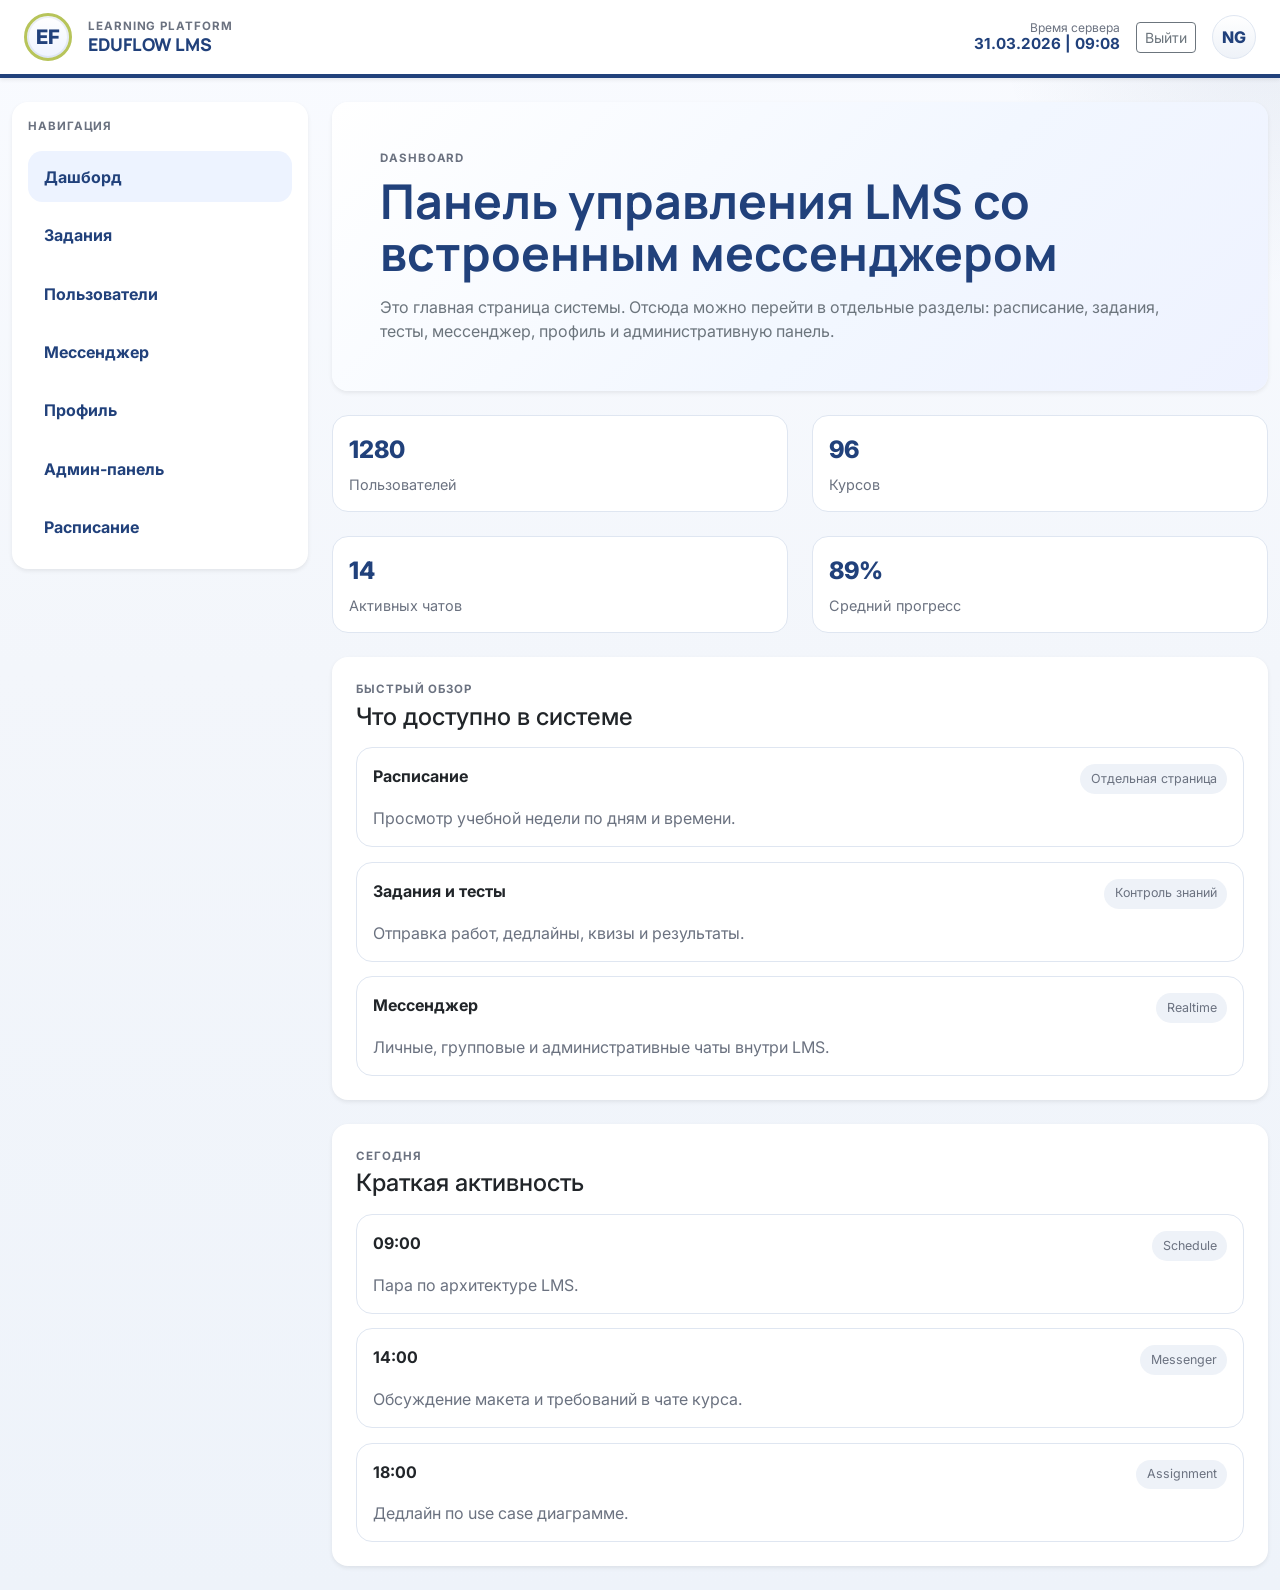
<file: index.html>
<!DOCTYPE html>
<html lang="ru">
<head>
  <meta charset="UTF-8">
  <meta name="viewport" content="width=device-width, initial-scale=1.0">
  <title>EduFlow LMS - Dashboard</title>
  <link rel="preconnect" href="https://fonts.googleapis.com">
  <link rel="preconnect" href="https://fonts.gstatic.com" crossorigin>
  <link href="https://fonts.googleapis.com/css2?family=Inter:wght@400;500;600;700;800&family=Manrope:wght@500;700;800&display=swap" rel="stylesheet">
  <link href="https://cdn.jsdelivr.net/npm/bootstrap@5.3.3/dist/css/bootstrap.min.css" rel="stylesheet">
  <link href="https://cdn.jsdelivr.net/npm/bootstrap-icons@1.11.3/font/bootstrap-icons.min.css" rel="stylesheet">
  <link rel="stylesheet" href="styles.css">
</head>
<body data-protected-page="true">
  <nav class="navbar navbar-light bg-white border-bottom shadow-sm sticky-top app-navbar">
    <div class="container-fluid px-3 px-lg-4">
      <a class="navbar-brand d-flex align-items-center gap-3 me-4" href="/dashboard">
        <span class="brand-mark">EF</span>
        <span class="brand-copy">
          <span class="brand-kicker">Learning Platform</span>
          <span class="brand-title">EduFlow LMS</span>
        </span>
      </a>

      <div class="d-flex align-items-center gap-2 gap-lg-3 ms-auto topbar-meta">
        <div class="topbar-time d-none d-md-grid">
          <span>Время сервера</span>
          <strong>31.03.2026 | 09:08</strong>
        </div>

        <button class="btn btn-outline-secondary btn-sm" type="button" data-logout-button>Выйти</button>
        <div class="topbar-avatar" data-user-avatar>NG</div>
      </div>
    </div>
  </nav>

  <div class="container-fluid py-4 app-page">
    <div class="row g-4">
      <aside class="col-12 col-xl-3">
        <div class="d-grid gap-4 sidebar-stack">
          <section class="card shadow-sm border-0">
            <div class="card-body">
              <p class="section-label mb-3">Навигация</p>
              <nav class="main-nav">
                <a href="/dashboard" class="nav-link active">Дашборд</a>
                <a href="/assignments" class="nav-link">Задания</a>
                <a href="/directory" class="nav-link">Пользователи</a>
                <a href="/messenger" class="nav-link">Мессенджер</a>
                <a href="/profile" class="nav-link">Профиль</a>
                <a href="/admin" class="nav-link">Админ-панель</a>
                <a href="/schedule" class="nav-link">Расписание</a>
              </nav>
            </div>
          </section>
        </div>
      </aside>

      <main class="col-12 col-xl-9">
        <div class="d-grid gap-4">
          <section class="card border-0 shadow-sm hero-card">
            <div class="card-body p-4 p-xl-5">
              <p class="section-label mb-2">Dashboard</p>
              <h1 class="display-5 fw-bold mb-3 hero-title">Панель управления LMS со встроенным мессенджером</h1>
              <p class="text-secondary mb-0 hero-copy">
                Это главная страница системы. Отсюда можно перейти в отдельные разделы: расписание, задания,
                тесты, мессенджер, профиль и административную панель.
              </p>
            </div>
          </section>

          <div class="row g-4">
            <div class="col-12 col-md-6 col-xxl-3">
              <div class="stat-card h-100">
                <span>1280</span>
                <p>Пользователей</p>
              </div>
            </div>
            <div class="col-12 col-md-6 col-xxl-3">
              <div class="stat-card h-100">
                <span>96</span>
                <p>Курсов</p>
              </div>
            </div>
            <div class="col-12 col-md-6 col-xxl-3">
              <div class="stat-card h-100">
                <span>14</span>
                <p>Активных чатов</p>
              </div>
            </div>
            <div class="col-12 col-md-6 col-xxl-3">
              <div class="stat-card h-100">
                <span>89%</span>
                <p>Средний прогресс</p>
              </div>
            </div>
          </div>

          <div class="row g-4">
            <div class="col-12 col-xxl-6">
              <section class="card border-0 shadow-sm h-100">
                <div class="card-body p-4">
                  <p class="section-label mb-1">Быстрый обзор</p>
                  <h3 class="h4 mb-3">Что доступно в системе</h3>
                  <div class="assignment-list">
                    <article class="assignment-card">
                      <div class="assignment-card-header">
                        <strong>Расписание</strong>
                        <span class="course-tag">Отдельная страница</span>
                      </div>
                      <p>Просмотр учебной недели по дням и времени.</p>
                    </article>
                    <article class="assignment-card">
                      <div class="assignment-card-header">
                        <strong>Задания и тесты</strong>
                        <span class="course-tag">Контроль знаний</span>
                      </div>
                      <p>Отправка работ, дедлайны, квизы и результаты.</p>
                    </article>
                    <article class="assignment-card">
                      <div class="assignment-card-header">
                        <strong>Мессенджер</strong>
                        <span class="course-tag">Realtime</span>
                      </div>
                      <p>Личные, групповые и административные чаты внутри LMS.</p>
                    </article>
                  </div>
                </div>
              </section>
            </div>

            <div class="col-12 col-xxl-6">
              <section class="card border-0 shadow-sm h-100">
                <div class="card-body p-4">
                  <p class="section-label mb-1">Сегодня</p>
                  <h3 class="h4 mb-3">Краткая активность</h3>
                  <div class="assignment-list">
                    <article class="assignment-card">
                      <div class="assignment-card-header">
                        <strong>09:00</strong>
                        <span class="course-tag">Schedule</span>
                      </div>
                      <p>Пара по архитектуре LMS.</p>
                    </article>
                    <article class="assignment-card">
                      <div class="assignment-card-header">
                        <strong>14:00</strong>
                        <span class="course-tag">Messenger</span>
                      </div>
                      <p>Обсуждение макета и требований в чате курса.</p>
                    </article>
                    <article class="assignment-card">
                      <div class="assignment-card-header">
                        <strong>18:00</strong>
                        <span class="course-tag">Assignment</span>
                      </div>
                      <p>Дедлайн по use case диаграмме.</p>
                    </article>
                  </div>
                </div>
              </section>
            </div>
          </div>
        </div>
      </main>
    </div>
  </div>

  <script type="module" src="/site.js"></script>
</body>
</html>
</file>
<file: styles.css>
:root {
  --app-bg: #f3f6fb;
  --app-surface: #ffffff;
  --app-border: #dfe6f1;
  --app-primary: #21417b;
  --app-primary-soft: #edf3ff;
  --app-accent: #f28c28;
  --app-success: #198754;
  --app-muted: #6b7280;
  --app-text: #1f2937;
  --app-shadow: 0 14px 32px rgba(25, 42, 70, 0.08);
  --app-radius: 1rem;
}

* {
  box-sizing: border-box;
}

html {
  scroll-behavior: smooth;
}

body {
  min-height: 100vh;
  margin: 0;
  font-family: "Inter", sans-serif;
  color: var(--app-text);
  background:
    radial-gradient(circle at top right, rgba(33, 65, 123, 0.08), transparent 18rem),
    linear-gradient(180deg, #f9fbff 0%, var(--app-bg) 42%, #eef3fa 100%);
}

.login-page {
  display: grid;
  place-items: center;
  padding: 2rem;
}

.login-shell {
  width: min(100%, 72rem);
}

.login-card {
  display: grid;
  gap: 1.75rem;
  padding: clamp(1.5rem, 2vw, 2.5rem);
  border-radius: 1.5rem;
  background: rgba(255, 255, 255, 0.96);
  border: 1px solid rgba(223, 230, 241, 0.95);
}

.login-brand {
  display: flex;
  align-items: center;
  gap: 1rem;
}

.login-title {
  margin: 0;
  font-family: "Manrope", sans-serif;
  font-size: clamp(2rem, 4vw, 3.25rem);
  font-weight: 800;
  color: var(--app-primary);
}

.login-subtitle {
  margin: 0.75rem 0 0;
  max-width: 42rem;
  color: var(--app-muted);
  font-size: 1rem;
}

.login-form {
  display: grid;
  gap: 1rem;
  max-width: 30rem;
}

.login-error {
  margin: 0;
  color: #b42318;
  font-size: 0.95rem;
  font-weight: 600;
}

.login-hints {
  display: grid;
  grid-template-columns: repeat(auto-fit, minmax(13rem, 1fr));
  gap: 1rem;
}

.login-hint {
  display: grid;
  gap: 0.35rem;
  padding: 1rem 1.1rem;
  border-radius: 1rem;
  background: var(--app-primary-soft);
  border: 1px solid var(--app-border);
}

.login-hint strong {
  color: var(--app-primary);
}

.login-hint span {
  color: var(--app-muted);
  font-size: 0.95rem;
}

.app-navbar {
  background: rgba(255, 255, 255, 0.97) !important;
  border-bottom: 4px solid var(--app-primary) !important;
}

.navbar-brand {
  min-width: 15rem;
}

.brand-mark,
.avatar {
  width: 3rem;
  height: 3rem;
  display: grid;
  place-items: center;
  border-radius: 50%;
  font-weight: 800;
}

.brand-mark {
  color: var(--app-primary);
  background: linear-gradient(180deg, #ffffff, #eef3ff);
  border: 3px solid #b7c45a;
  box-shadow: inset 0 0 0 2px rgba(33, 65, 123, 0.08);
}

.brand-copy {
  display: grid;
  line-height: 1.15;
}

.brand-kicker,
.section-label {
  color: var(--app-muted);
  text-transform: uppercase;
  letter-spacing: 0.08em;
  font-size: 0.72rem;
  font-weight: 700;
}

.brand-title {
  color: var(--app-primary);
  font-family: "Manrope", sans-serif;
  font-size: 1.1rem;
  font-weight: 800;
  text-transform: uppercase;
}

.main-nav {
  display: grid;
  gap: 0.45rem;
}

.main-nav .nav-link {
  display: flex;
  align-items: center;
  border-radius: 0.9rem;
  padding: 0.85rem 1rem;
  padding-right: 2rem;
  color: var(--app-primary);
  font-weight: 700;
  transition: 0.2s ease;
  position: relative;
}

.nav-deadline-dot {
  width: 0.62rem;
  height: 0.62rem;
  border-radius: 999px;
  background: #dc3545;
  position: absolute;
  right: 0.95rem;
  top: 50%;
  transform: translateY(-50%);
  box-shadow: 0 0 0 2px #fff;
}

.main-nav .nav-link.active,
.main-nav .nav-link:hover {
  color: var(--app-primary);
  background: var(--app-primary-soft);
}

.topbar-meta {
  flex-wrap: nowrap;
}

.topbar-time {
  line-height: 1.2;
  text-align: right;
}

.topbar-time span {
  display: block;
  color: var(--app-muted);
  font-size: 0.75rem;
}

.topbar-time strong {
  color: var(--app-primary);
  font-size: 0.95rem;
}

.topbar-avatar {
  width: 2.75rem;
  height: 2.75rem;
  display: grid;
  place-items: center;
  border-radius: 50%;
  border: 1px solid var(--app-border);
  background: linear-gradient(180deg, #ffffff, #eef2f8);
  color: var(--app-primary);
  font-weight: 800;
}

.notification-list,
.course-list,
.module-list,
.assignment-list,
.chat-list,
.message-history,
.builder-question-list,
.option-builder-list,
.moderation-list {
  display: grid;
  gap: 0.9rem;
}

.app-page {
  max-width: 1800px;
}

.sidebar-stack {
  position: sticky;
  top: 6rem;
}

.card {
  border-radius: var(--app-radius) !important;
}

.subject-activities-modal {
  position: fixed;
  inset: 0;
  z-index: 1200;
}

.subject-activities-backdrop {
  position: absolute;
  inset: 0;
  background: rgba(15, 23, 42, 0.42);
}

.subject-activities-dialog {
  position: relative;
  width: min(920px, calc(100vw - 2rem));
  max-height: calc(100vh - 2rem);
  margin: 1rem auto;
  border-radius: 1rem;
  background: #fff;
  box-shadow: var(--app-shadow);
  border: 1px solid var(--app-border);
  display: flex;
  flex-direction: column;
}

.subject-activities-header {
  display: flex;
  align-items: center;
  justify-content: space-between;
  gap: 1rem;
  padding: 1rem 1.25rem;
  border-bottom: 1px solid var(--app-border);
}

.subject-activities-content {
  padding: 1rem 1.25rem 1.25rem;
  overflow: auto;
  display: grid;
  gap: 0.9rem;
}

.hero-card {
  background: linear-gradient(135deg, #ffffff 0%, #f2f7ff 58%, #eef2ff 100%);
}

.hero-title {
  font-family: "Manrope", sans-serif;
  color: var(--app-primary);
  line-height: 1.08;
}

.hero-copy {
  font-size: 1rem;
  max-width: 50rem;
}

.stat-card,
.admin-box,
.progress-blocks > div {
  height: 100%;
  padding: 1rem;
  border-radius: 1rem;
  background: #fff;
  border: 1px solid var(--app-border);
  box-shadow: inset 0 0 0 1px rgba(255, 255, 255, 0.65);
}

.stat-card span,
.admin-box span,
.progress-blocks > div span {
  display: block;
  color: var(--app-primary);
  font-size: 1.5rem;
  font-weight: 800;
}

.stat-card p,
.admin-box p,
.progress-blocks > div p {
  margin: 0.35rem 0 0;
  color: var(--app-muted);
  font-size: 0.9rem;
}

.panel-header,
.builder-header,
.builder-preview-header,
.builder-actions,
.chat-window-header,
.message-form,
.messenger-actions,
.course-card-top,
.course-card-meta,
.assignment-card-header,
.chat-item-top,
.message-meta,
.notification-item,
.profile-card {
  display: flex;
  gap: 0.75rem;
}

.panel-header,
.builder-header,
.builder-preview-header,
.chat-window-header,
.course-card-top,
.course-card-meta,
.assignment-card-header,
.chat-item-top,
.message-meta,
.notification-item {
  justify-content: space-between;
}

.panel-header,
.builder-header,
.builder-preview-header,
.chat-window-header,
.profile-card {
  align-items: center;
}

.primary-button,
.ghost-button {
  border: 0;
  border-radius: 999px;
  padding: 0.72rem 1rem;
  font-weight: 700;
  transition: 0.2s ease;
}

.primary-button {
  background: var(--app-primary);
  color: #fff;
}

.ghost-button {
  background: var(--app-primary-soft);
  color: var(--app-primary);
}

.primary-button:hover,
.ghost-button:hover {
  transform: translateY(-1px);
}

.course-card,
.module-card,
.assignment-card,
.notification-item,
.chat-item,
.message,
.moderation-item,
.question-card,
.option-row {
  padding: 1rem;
  border-radius: 1rem;
  background: #fff;
  border: 1px solid var(--app-border);
}

.course-card,
.module-card,
.assignment-card,
.question-card {
  display: grid;
  gap: 0.75rem;
}

.course-tag {
  display: inline-flex;
  align-items: center;
  padding: 0.35rem 0.65rem;
  border-radius: 999px;
  background: #eef2f8;
  color: var(--app-muted);
  font-size: 0.78rem;
}

.assignment-teacher-panel {
  padding: 1.25rem;
  border-radius: 1rem;
  border: 1px solid var(--app-border);
  background: linear-gradient(180deg, #f8fbff 0%, #ffffff 100%);
}

.assignment-teacher-header {
  display: flex;
  align-items: center;
  justify-content: space-between;
  gap: 1rem;
}

.assignment-actions {
  display: flex;
  align-items: center;
  gap: 0.75rem;
  flex-wrap: wrap;
}

.assignment-empty-state {
  padding: 1rem 1.1rem;
  border: 1px dashed var(--app-border);
  border-radius: 1rem;
  color: var(--app-muted);
  background: rgba(255, 255, 255, 0.7);
}

.submission-upload-form {
  padding-top: 0.25rem;
}

.submission-list {
  display: grid;
  gap: 0.6rem;
}

.submission-row {
  display: flex;
  align-items: center;
  justify-content: space-between;
  gap: 0.75rem;
  padding: 0.7rem 0.8rem;
  border: 1px solid var(--app-border);
  border-radius: 0.75rem;
  background: #fff;
}

.submission-meta {
  margin: 0;
  color: var(--app-muted);
  font-size: 0.9rem;
}

.lesson-view {
  margin-top: 1rem;
  padding: 1.1rem;
  border-radius: 1rem;
  background: linear-gradient(135deg, #1d3768, #2e5fae);
  color: #fff;
}

.lesson-view p {
  color: rgba(255, 255, 255, 0.82);
}

.lesson-meta {
  display: flex;
  flex-wrap: wrap;
  gap: 0.5rem;
}

.lesson-meta span {
  padding: 0.45rem 0.75rem;
  border-radius: 999px;
  background: rgba(255, 255, 255, 0.14);
  font-size: 0.85rem;
}

.quiz-stack,
.quiz-builder,
.builder-form {
  display: grid;
  gap: 1rem;
}

.quiz-choice {
  display: flex;
  gap: 0.6rem;
  align-items: center;
  padding: 0.85rem 1rem;
  border-radius: 0.9rem;
  background: #f7f9fc;
  border: 1px solid var(--app-border);
}

.builder-grid {
  display: grid;
  gap: 0.75rem;
  grid-template-columns: repeat(2, minmax(0, 1fr));
}

.builder-preview {
  padding: 1rem;
  border-radius: 1rem;
  background: #f6f9ff;
  border: 1px solid var(--app-border);
}

.builder-message,
.quiz-result {
  min-height: 1.4rem;
  margin: 0;
  font-size: 0.92rem;
}

.option-row {
  display: flex;
  flex-wrap: wrap;
  align-items: center;
  gap: 0.75rem;
}

.option-row input[type="text"] {
  flex: 1 1 14rem;
}

.option-row label {
  display: flex;
  align-items: center;
  gap: 0.45rem;
  color: var(--app-muted);
}

.messenger-actions {
  align-items: center;
}

.messenger-layout {
  display: grid;
  grid-template-columns: 320px minmax(0, 1fr);
  gap: 1rem;
}

.chat-list,
.message-history {
  max-height: 32rem;
  overflow: auto;
}

.chat-item {
  cursor: pointer;
}

.chat-item.active {
  border-color: rgba(33, 65, 123, 0.35);
  background: #f5f8ff;
}

.chat-window {
  display: grid;
  grid-template-rows: auto 1fr auto;
  gap: 1rem;
}

.messenger-page .app-page {
  min-height: auto;
}

.messenger-page .app-page > .row {
  min-height: auto;
}

.messenger-main {
  display: flex;
}

.messenger-panel {
  width: 100%;
  height: clamp(460px, 68vh, 620px);
}

.messenger-panel-body {
  height: 100%;
  display: grid;
  grid-template-rows: auto 1fr;
}

.messenger-page .messenger-layout {
  grid-template-columns: 300px minmax(0, 1fr);
  grid-template-rows: minmax(0, 1fr);
  height: 100%;
  min-height: 0;
  margin-top: 0.75rem !important;
}

.messenger-page .chat-sidebar {
  display: grid;
  grid-template-rows: auto minmax(0, 1fr);
  min-height: 0;
}

.messenger-chat-label {
  margin: 0;
  margin-bottom: 0.65rem;
}

.messenger-page .chat-list {
  display: grid;
  gap: 0.65rem;
  align-content: start;
  grid-auto-rows: max-content;
  overflow-y: auto;
  overflow-x: hidden;
  max-height: none;
  min-height: 0;
  padding-right: 0.2rem;
}

.messenger-page .chat-item {
  min-width: 0;
  max-width: none;
  padding: 0.75rem 0.85rem;
}

.messenger-page .chat-window {
  height: 100%;
  min-height: 0;
}

.messenger-page .message-history {
  max-height: none;
  min-height: 0;
  display: flex;
  flex-direction: column;
  align-content: flex-start;
  gap: 0.75rem;
}

@media (max-width: 1199.98px) {
  .messenger-page .messenger-layout {
    grid-template-columns: minmax(0, 1fr);
    grid-template-rows: auto minmax(0, 1fr);
  }

  .messenger-page .chat-list {
    max-height: 16rem;
  }
}

.typing-indicator {
  color: var(--app-primary);
  opacity: 0;
  transition: opacity 0.2s ease;
}

.typing-indicator.visible {
  opacity: 1;
}

.message {
  align-self: flex-start;
  width: fit-content;
  max-width: min(75%, 56ch);
}

.message.outgoing {
  align-self: flex-end;
  margin-left: 0;
  background: linear-gradient(135deg, var(--app-primary), #3866b8);
  color: #fff;
}

.message.outgoing .message-time,
.message.outgoing .message-state {
  color: rgba(255, 255, 255, 0.8);
}

.message-form {
  align-items: flex-end;
}

.message-input {
  min-height: 2.75rem;
  max-height: 10rem;
  resize: none;
  overflow-y: auto;
}

.message p,
.notification-item p,
.assignment-card p,
.chat-subtitle,
#profileRole,
#profileBio,
.moderation-item p,
.question-card p,
.question-card li {
  margin: 0;
  color: var(--app-muted);
}

.message p {
  color: #1f2937;
  font-size: 1rem;
  line-height: 1.45;
  white-space: pre-wrap;
  overflow-wrap: anywhere;
  word-break: break-word;
}

.message.outgoing p {
  color: #fff;
}

.message-meta {
  opacity: 0.56;
  font-size: 0.8rem;
}

.directory-card {
  position: relative;
  padding-right: 3.5rem;
  padding-bottom: 1.9rem;
  padding-top: 0.75rem;
  padding-inline: 0.85rem 3.5rem;
  gap: 0.45rem;
}

.directory-card p {
  margin: 0;
  line-height: 1.25;
}

.directory-chat-button {
  position: absolute;
  right: 0.9rem;
  bottom: 0.9rem;
  width: 1.95rem;
  height: 1.95rem;
  display: grid;
  place-items: center;
  border-radius: 999px;
  border: 1px solid #c9d6ea;
  color: var(--app-primary);
  background: #f6f9ff;
  text-decoration: none;
  font-size: 0.9rem;
  line-height: 1;
}

.directory-chat-button:hover {
  color: var(--app-primary);
  background: #ecf3ff;
  border-color: #afc4e8;
}

.directory-chat-button.inline {
  position: static;
}

.directory-actions-row {
  display: inline-flex;
  align-items: center;
  gap: 0.55rem;
}

.directory-name-with-status {
  display: inline-flex;
  align-items: center;
  gap: 0.5rem;
}

.directory-online-dot {
  width: 0.6rem;
  height: 0.6rem;
  border-radius: 999px;
  display: inline-block;
  flex-shrink: 0;
}

.directory-online-dot.online {
  background: #22c55e;
}

.directory-online-dot.offline {
  background: #9ca3af;
}

.subject-metric-pill {
  display: inline-flex;
  min-width: 2.3rem;
  justify-content: center;
  align-items: center;
  padding: 0.2rem 0.55rem;
  border: 1px solid #b8c9e7;
  border-radius: 0.55rem;
  background: #f8fbff;
  color: #27437a;
  font-weight: 600;
  line-height: 1.1;
}

.subject-metric-pill-button {
  cursor: pointer;
}

.subject-metric-pill.nb-warning {
  background: #fff7db;
  border-color: #f3cf64;
  color: #7a5a00;
}

.subject-metric-pill.nb-danger {
  background: #ffeceb;
  border-color: #f2a8a3;
  color: #b42318;
}

.profile-attendance-alert {
  color: #b42318;
  font-weight: 700;
}

.profile-card {
  margin-bottom: 1rem;
  align-items: center;
}

.student-info-head {
  display: flex;
  align-items: center;
  gap: 0.85rem;
  padding-bottom: 0.9rem;
  border-bottom: 1px solid var(--app-border);
}

.student-info-head i {
  font-size: 1.55rem;
  color: #4b6ff6;
}

.student-info-head h2 {
  margin: 0;
  color: #22335b;
  font-family: "Manrope", sans-serif;
  font-size: 2rem;
  font-weight: 800;
}

.student-info-grid {
  display: grid;
  gap: 0;
}

.student-info-row {
  display: grid;
  grid-template-columns: repeat(2, minmax(0, 1fr));
  gap: 2rem;
  padding: 1.5rem 0;
  border-bottom: 1px solid var(--app-border);
}

.student-info-row:last-child {
  border-bottom: none;
}

.student-info-item {
  display: flex;
  align-items: baseline;
  gap: 0.55rem;
  flex-wrap: wrap;
}

.student-info-item-full {
  grid-column: 1 / -1;
}

.student-info-label {
  color: #6b7d98;
  font-size: 0.86rem;
  font-weight: 800;
  letter-spacing: 0.08em;
  text-transform: uppercase;
}

.student-info-item strong {
  color: #243249;
  font-size: 1.05rem;
  font-weight: 700;
  line-height: 1.2;
}

.student-info-badge-danger {
  display: inline-flex;
  align-items: center;
  gap: 0.45rem;
  padding: 0.35rem 0.75rem;
  border-radius: 999px;
  background: #feeceb;
  color: #cf3c35;
  font-size: 0.95rem;
  font-weight: 700;
}

.avatar {
  background: linear-gradient(135deg, var(--app-primary), #3866b8);
  color: #fff;
}

.progress-blocks,
.admin-grid {
  display: grid;
  gap: 1rem;
  grid-template-columns: repeat(3, minmax(0, 1fr));
}

.admin-grid {
  margin-bottom: 1rem;
  grid-template-columns: repeat(2, minmax(0, 1fr));
}

.admin-section-tabs {
  display: flex;
  flex-wrap: wrap;
  gap: 0.6rem;
}

.admin-section-tabs a {
  text-decoration: none;
}

.moderation-item {
  display: grid;
  gap: 0.4rem;
}

.security-list li + li {
  margin-top: 0.45rem;
}

.schedule-page {
  padding: 0.75rem 0 0;
  background: #ffffff;
}

.schedule-page-poster {
  padding: 1.5rem 1rem 2rem;
  background: #ffffff;
}

.schedule-poster {
  max-width: 1200px;
  margin: 0 auto;
}

.schedule-toolbar {
  display: flex;
  align-items: center;
  justify-content: space-between;
  gap: 1rem;
  padding: 0 1rem 0.75rem;
}

.schedule-back {
  display: inline-flex;
  align-items: center;
  gap: 0.25rem;
  color: var(--app-primary);
  text-decoration: none;
  font-weight: 600;
}

.schedule-toolbar-title {
  color: #394150;
  font-size: 1rem;
  font-weight: 700;
}

.schedule-back-poster {
  margin-bottom: 0.75rem;
}

.schedule-table-title {
  margin: 0 0 1.1rem;
  color: #2b3442;
  font-family: "Manrope", sans-serif;
  font-size: 1.95rem;
  font-weight: 800;
  letter-spacing: 0.01em;
}

.schedule-poster .table th,
.schedule-poster .table td {
  border-right: 1px solid #dee2e6;
}

.schedule-poster .table th:last-child,
.schedule-poster .table td:last-child {
  border-right: none;
}

.schedule-tiles,
.schedule-board,
.schedule-board-flat,
.schedule-header-row,
.schedule-week-grid {
  display: none;
}

.schedule-tiles {
  display: grid;
  grid-template-columns: repeat(5, minmax(220px, 1fr));
  gap: 1rem;
  padding: 0 1rem 1rem;
  overflow-x: auto;
}

.schedule-day-tile {
  min-width: 220px;
  border: 1px solid #d7deea;
  border-radius: 1rem;
  background: linear-gradient(180deg, #ffffff, #f8fbff);
  box-shadow: 0 14px 28px rgba(32, 55, 94, 0.08);
  overflow: hidden;
}

.schedule-day-tile-warm {
  background: linear-gradient(180deg, #fffdf6, #fff7dc);
}

.schedule-day-tile-head {
  padding: 0.95rem 1rem;
  border-bottom: 1px solid #d7deea;
  background: rgba(255, 255, 255, 0.88);
}

.schedule-day-tile-head span {
  color: #364152;
  font-size: 1rem;
  font-weight: 800;
  text-transform: lowercase;
}

.schedule-day-tile-body {
  display: grid;
  gap: 0.75rem;
  padding: 1rem;
}

.schedule-tile-event {
  padding: 0.8rem 0.85rem;
  border-radius: 0.8rem;
  border: 1px solid rgba(39, 116, 177, 0.35);
  box-shadow: inset 0 1px 0 rgba(255, 255, 255, 0.18);
  color: #fff;
}

.schedule-tile-event strong,
.schedule-tile-event span {
  display: block;
  line-height: 1.15;
}

.schedule-tile-event strong {
  font-size: 0.88rem;
  font-weight: 800;
}

.schedule-tile-event span {
  margin-top: 0.15rem;
  font-size: 0.82rem;
  font-weight: 700;
}

.schedule-tile-event p {
  margin: 0.45rem 0 0;
  color: inherit;
  font-size: 0.88rem;
  line-height: 1.2;
}

.schedule-split-events {
  display: grid;
  grid-template-columns: repeat(2, minmax(0, 1fr));
  gap: 0.75rem;
}

.schedule-board {
  overflow-x: auto;
  border: 1px solid var(--app-border);
  border-radius: 1rem;
  background: #fff;
}

.schedule-board-flat {
  border-radius: 0;
  border-left: 1px solid #d4d8df;
  border-right: 1px solid #d4d8df;
  border-top: 1px solid #d4d8df;
  border-bottom: 1px solid #d4d8df;
}

.schedule-header-row,
.schedule-week-grid {
  min-width: 1240px;
}

.schedule-header-row {
  display: grid;
  grid-template-columns: 80px repeat(5, minmax(220px, 1fr));
  border-bottom: 1px solid #d4d8df;
}

.schedule-time-head,
.schedule-day-head {
  min-height: 72px;
  display: grid;
  place-items: center;
  border-right: 1px solid #d4d8df;
  background: #ffffff;
}

.schedule-day-head {
  color: #353c47;
  font-size: 1.1rem;
  font-weight: 700;
  text-transform: lowercase;
}

.schedule-day-head-warm {
  background: #fff8e2;
}

.schedule-week-grid {
  display: grid;
  grid-template-columns: 80px repeat(5, minmax(220px, 1fr));
}

.schedule-time-column {
  background: #ffffff;
  border-right: 1px solid #d4d8df;
}

.schedule-time-cell {
  height: 114px;
  padding: 0.2rem 0.55rem;
  border-bottom: 1px solid #d4d8df;
  color: #3d4451;
  font-size: 0.96rem;
  font-weight: 500;
}

.schedule-day-column {
  position: relative;
  min-height: 1140px;
  border-right: 1px solid #d4d8df;
  background:
    repeating-linear-gradient(
      to bottom,
      #ffffff 0,
      #ffffff 37px,
      rgba(185, 191, 201, 0.35) 38px,
      #ffffff 39px,
      #ffffff 75px,
      rgba(185, 191, 201, 0.2) 76px,
      #ffffff 77px,
      #ffffff 113px,
      #d4d8df 114px
    );
}

.schedule-day-column-warm {
  background:
    repeating-linear-gradient(
      to bottom,
      #fff8e2 0,
      #fff8e2 37px,
      rgba(185, 191, 201, 0.35) 38px,
      #fff8e2 39px,
      #fff8e2 75px,
      rgba(185, 191, 201, 0.2) 76px,
      #fff8e2 77px,
      #fff8e2 113px,
      #d4d8df 114px
    );
}

.schedule-event {
  position: absolute;
  left: 4px;
  right: 4px;
  padding: 0.45rem 0.45rem;
  border-radius: 0.25rem;
  border: 1px solid rgba(39, 116, 177, 0.9);
  box-shadow: none;
  color: #fff;
  overflow: hidden;
}

.schedule-event strong,
.schedule-event span {
  display: block;
  line-height: 1.15;
}

.schedule-event strong {
  font-size: 0.82rem;
  font-weight: 800;
}

.schedule-event span {
  margin-top: 0.15rem;
  font-size: 0.8rem;
  font-weight: 700;
}

.schedule-event p {
  margin: 0.35rem 0 0;
  color: inherit;
  font-size: 0.8rem;
  line-height: 1.15;
}

.event-indigo {
  background: #637096;
  border-color: #4a5a81;
}

.event-blue {
  background: #74a8c8;
  border-color: #3d87b4;
}

.event-green {
  background: #6dbd74;
  border-color: #53a95c;
}

.event-red {
  background: #e56a73;
  border-color: #d24d5a;
}

.event-yellow {
  background: #ffd46d;
  border-color: #e8bb50;
}

@media (max-width: 1399.98px) {
  .messenger-layout {
    grid-template-columns: 1fr;
  }
}

@media (max-width: 991.98px) {
  .sidebar-stack {
    position: static;
  }

  .topbar-meta {
    margin-top: 0.75rem;
  }

  .progress-blocks,
  .admin-grid,
  .builder-grid {
    grid-template-columns: 1fr;
  }
}

@media (max-width: 767.98px) {
  .app-page {
    padding-top: 1rem;
  }

  .schedule-toolbar {
    padding-inline: 0.75rem;
  }

  .schedule-tiles {
    grid-template-columns: 1fr;
    padding-inline: 0.75rem;
  }

  .schedule-split-events {
    grid-template-columns: 1fr;
  }

  .panel-header,
  .builder-header,
  .builder-preview-header,
  .chat-window-header,
  .message-form,
  .messenger-actions,
  .profile-card {
    flex-direction: column;
    align-items: stretch;
  }

  .message {
    max-width: 100%;
  }
}

.schedule-sheet {
  background: #ffffff;
  border-radius: 1.5rem;
  padding: clamp(1rem, 2vw, 1.75rem);
  display: grid;
  gap: 1.25rem;
}

.schedule-day-card {
  background: #ffffff;
  border-radius: 1.75rem;
  padding: 1.6rem 1.5rem 1.35rem;
  box-shadow: 0 2px 10px rgba(12, 12, 13, 0.1);
  border: 1px solid rgba(40, 40, 40, 0.06);
}

.schedule-day-card h2 {
  margin: 0 0 1rem;
  font-size: clamp(1.15rem, 2.1vw, 1.65rem);
  font-weight: 800;
  letter-spacing: 0.02em;
  color: #101114;
}

.schedule-day-rows {
  border-top: 1px solid #cfcfd2;
}

.schedule-day-row {
  display: grid;
  grid-template-columns: 92px minmax(0, 1fr) 88px;
  gap: 1rem;
  align-items: center;
  min-height: 4.2rem;
  border-bottom: 1px solid #cfcfd2;
  color: #17181a;
  font-size: clamp(0.9rem, 1.35vw, 1.05rem);
}

.schedule-day-row span:nth-child(1),
.schedule-day-row span:nth-child(2),
.schedule-day-row span:nth-child(3) {
  font-weight: 500;
}

.schedule-day-row span:nth-child(3) {
  text-align: right;
}

.schedule-day-row-edit {
  grid-template-columns: 92px minmax(0, 1fr) 88px;
}

.schedule-day-row-edit .form-control {
  border-radius: 0.55rem;
  border-color: #ccd3de;
  min-height: 2.2rem;
}

@media (max-width: 767.98px) {
  .schedule-day-card {
    padding: 1.2rem 1rem 1rem;
    border-radius: 1.25rem;
  }

  .schedule-day-row {
    grid-template-columns: 72px minmax(0, 1fr) 72px;
    gap: 0.6rem;
    min-height: 3.4rem;
    font-size: 0.95rem;
  }
}
</file>
